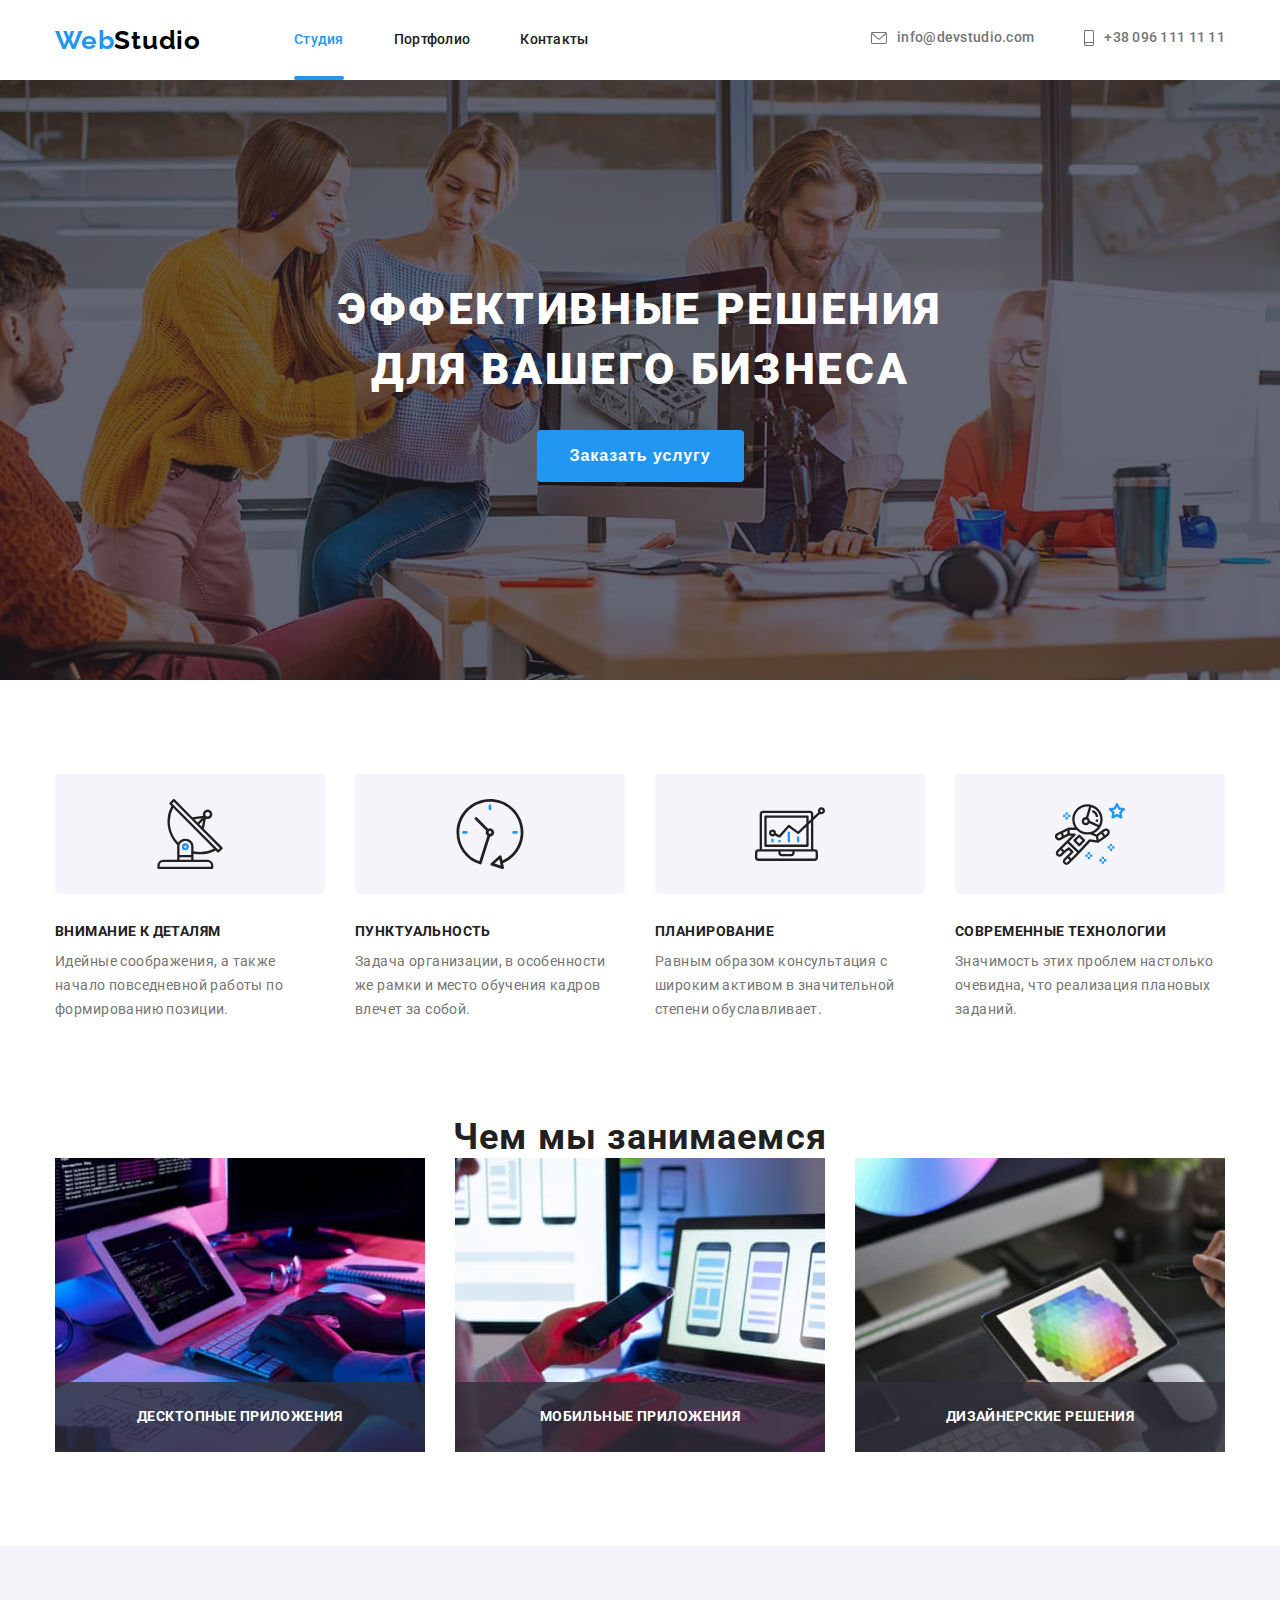
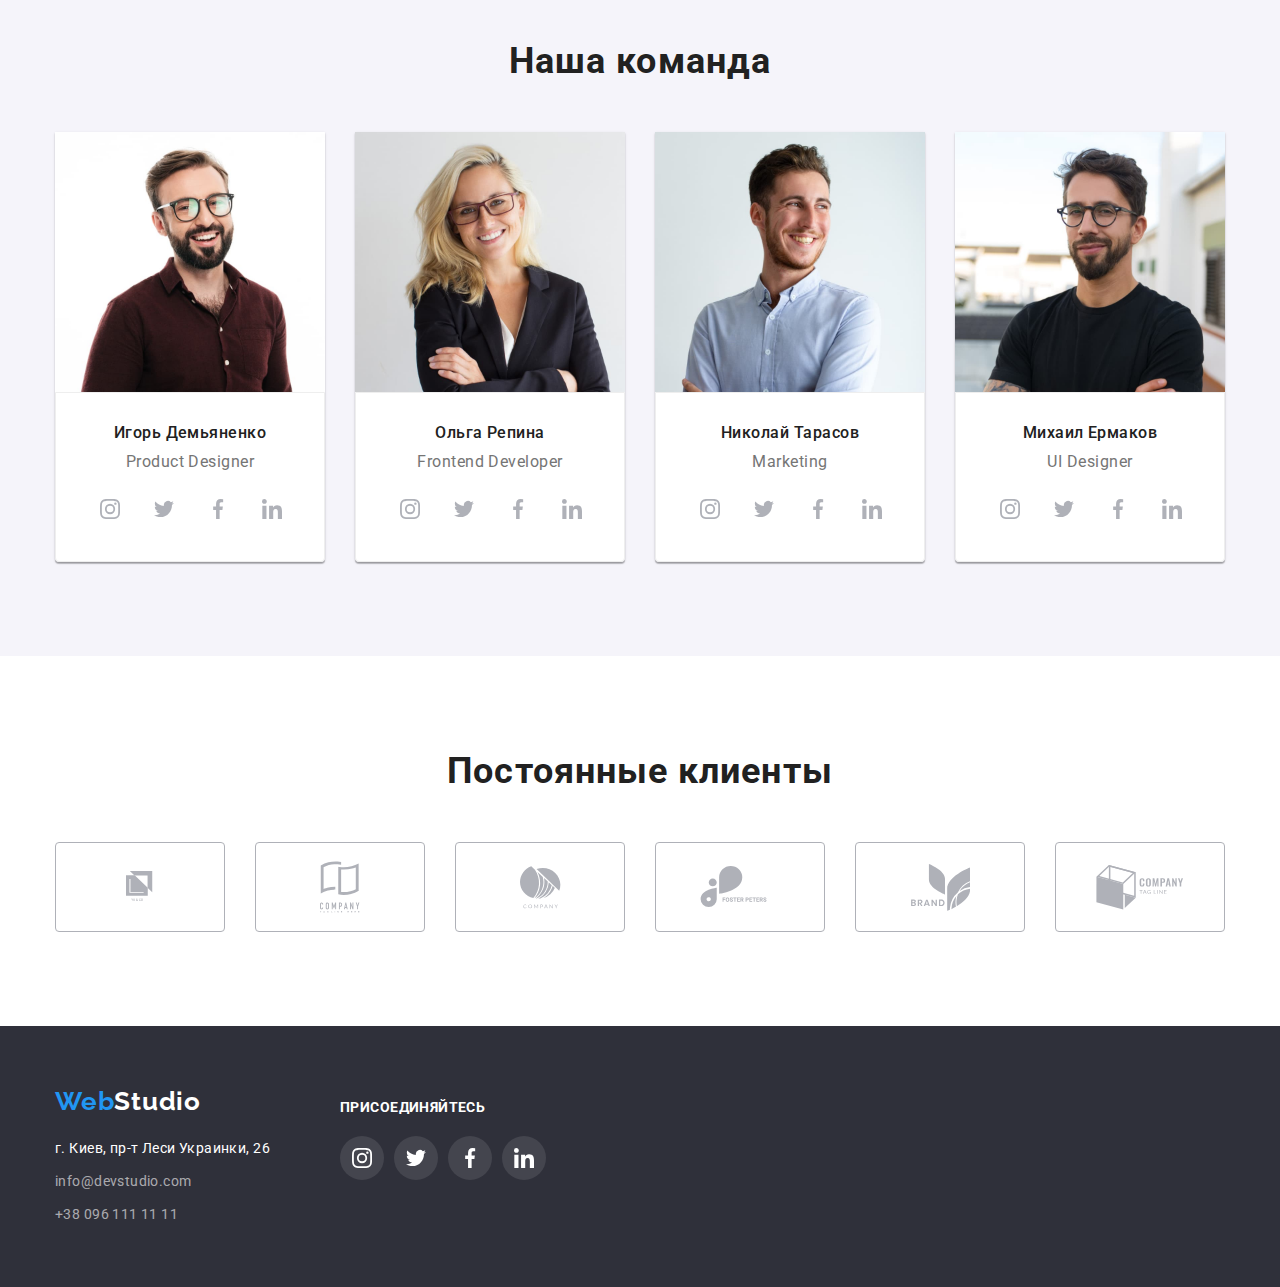
<file: index.html>
<!DOCTYPE html>
<html lang="ru">

<head>
  <meta charset="UTF-8">
  <meta name="viewport" content="width=device-width, initial-scale=1.0">
  <title>Web Studio (Version 2.0)</title>
  <link rel="stylesheet" href=" https://cdnjs.com/libraries/modern-normalize">
  <link rel="preconnect" href="https://fonts.gstatic.com">
  <link href="https://fonts.googleapis.com/css2?family=Raleway:wght@700&family=Roboto:wght@400;500;700;900&display=swap"
    rel="stylesheet">
  <link rel="stylesheet" href="./css/styles.css">

</head>

<body>

  <header>
    <section class="header">
      <div class="container all-nav">
        <nav class="main-nav">
          <a href="#" class="logo"><span class="accent">Web</span>Studio</a>
          <ul class="site-nav list">
            <li class="item"><a class="nav-link current" href="#">Студия</a></li>
            <li class="item"><a class="nav-link" href="./portfolio.html">Портфолио</a></li>
            <li class="item"><a class="nav-link" href="#">Контакты</a></li>
          </ul>
        </nav>
        <div class="contacts-info">
          <ul class="contacts list">
            <li class="item"><a class="link" href="mailto:info@devstudio.com"><svg class="icon-envelope" width="16"
                  height="12">
                  <use href="./image/sprite.svg#envelope"></use>
                </svg>info@devstudio.com</a></li>
            <li class="item"><a class="link" href="tel:380961111111"><svg class="icon-smartphone" width="10"
                  height="16">
                  <use href="./image/sprite.svg#smartphone"></use>
                </svg>+38 096 111 11 11</a></li>
          </ul>
        </div>
      </div>
    </section>
  </header>
  <main>
    <!--секция Герой-->
    <div class="overlay">
      <section class="hero">
        <div class="container hero-container">
          <h1 class="hero-title">Эффективные решения для вашего бизнеса</h1>
          <button class="button hero-button" data-modal-open type="button">Заказать услугу</button>
        </div>
      </section>
    </div>

    <!--Здесь заголовок должен быть скрыт-->
    <section class="section features-section">
      <div class="container">
        <h2 class="section-title visually-hidden">Особенности</h2>
        <ul class="features list">
          <li class="item">
            <div class="picture">
              <svg class="icon">
                <use href="./image/sprite.svg#antenna"></use>
              </svg>
            </div>
            <h3 class="title">Внимание к деталям</h3>
            <p class="text">Идейные соображения, а также начало повседневной работы по формированию позиции.</p>
          </li>
          <li class="item">
            <div class="picture">
              <svg class="icon">
                <use href="./image/sprite.svg#clock"></use>
              </svg>
            </div>
            <h3 class="title">Пунктуальность</h3>
            <p class="text">Задача организации, в особенности же рамки и место обучения кадров влечет за собой.</p>
          </li>
          <li class="item">
            <div class="picture">
              <svg class="icon">
                <use href="./image/sprite.svg#diagram"></use>
              </svg>
            </div>
            <h3 class="title">Планирование</h3>
            <p class="text">Равным образом консультация с широким активом в значительной степени обуславливает.</p>
          </li>
          <li class="item">
            <div class="picture">
              <svg class="icon">
                <use href="./image/sprite.svg#astronaut"></use>
              </svg>
            </div>
            <h3 class="title">Современные технологии</h3>
            <p class="text">Значимость этих проблем настолько очевидна, что реализация плановых заданий.</p>
          </li>
        </ul>
      </div>
    </section>

    <!--секция 3-->
    <section class="section description-section">
      <div class="container">
        <h2 class="section-title title">Чем мы занимаемся</h2>
        <ul class="description list">
          <li class="item"><img src="./image/img.jpg" alt="набор текста" width="370" height="294">
            <h3 class="description-title">Десктопные приложения</h3>
          </li>
          <li class="item"><img src="./image/img(1).jpg" alt="работа над макетом" width="370" height="294">
            <h3 class="description-title">Мобильные приложения</h3>
          </li>
          <li class="item"><img src="./image/img(2).jpg" alt="работа с цветом" width="370" height="294">
            <h3 class="description-title">Дизайнерские решения</h3>
          </li>
        </ul>
      </div>

    </section>

    <!--секция 4-->
    <section class="section team-section">
      <div class="container">
        <h2 class="section-title team-title">Наша команда</h2>
        <ul class="team list">
          <li class="item"><img class="card" src="./image/foto1.jpg" alt="дизайнер проекта" width="270" height="260">
            <div class="card-content">
              <h3 class="title">Игорь Демьяненко</h3>
              <p lang="en" class="text">Product Designer</p>
              <ul class="team-social list">
                <li class="team-item">
                  <a class="social-link" href="">
                    <svg class="icon">
                      <use href="./image/sprite.svg#instagram"></use>
                    </svg>
                  </a>
                </li>
                <li class="team-item"><a class="social-link" href="">
                    <svg class="icon">
                      <use href="./image/sprite.svg#twitter"></use>
                    </svg>
                  </a></li>
                <li class="team-item"><a class="social-link" href="">
                    <svg class="icon">
                      <use href="./image/sprite.svg#facebook"></use>
                    </svg>
                  </a></li>
                <li class="team-item"><a class="social-link" href="">
                    <svg class="icon">
                      <use href="./image/sprite.svg#linkedin"></use>
                    </svg>
                  </a></li>
              </ul>
            </div>
          </li>
          <li class="item"><img class="card" src="./image/foto2.jpg" alt="разработчик" width="270" height="260">
            <div class="card-content">
              <h3 class="title">Ольга Репина</h3>
              <p lang="en" class="text">Frontend Developer</p>
              <ul class="team-social list">
                <li class="team-item">
                  <a class="social-link" href="">
                    <svg class="icon">
                      <use href="./image/sprite.svg#instagram"></use>
                    </svg>
                  </a>
                </li>
                <li class="team-item"><a class="social-link" href="">
                    <svg class="icon">
                      <use href="./image/sprite.svg#twitter"></use>
                    </svg>
                  </a></li>
                <li class="team-item"><a class="social-link" href="">
                    <svg class="icon">
                      <use href="./image/sprite.svg#facebook"></use>
                    </svg>
                  </a></li>
                <li class="team-item"><a class="social-link" href="">
                    <svg class="icon">
                      <use href="./image/sprite.svg#linkedin"></use>
                    </svg>
                  </a></li>
              </ul>
            </div>
          </li>
          <li class="item"><img class="card" src="./image/foto3.jpg" alt="маркетолог" width="270" height="260">
            <div class="card-content">
              <h3 class="title">Николай Тарасов</h3>
              <p lang="en" class="text">Marketing</p>
              <ul class="team-social list">
                <li class="team-item">
                  <a class="social-link" href="">
                    <svg class="icon">
                      <use href="./image/sprite.svg#instagram"></use>
                    </svg>
                  </a>
                </li>
                <li class="team-item"><a class="social-link" href="">
                    <svg class="icon">
                      <use href="./image/sprite.svg#twitter"></use>
                    </svg>
                  </a></li>
                <li class="team-item"><a class="social-link" href="">
                    <svg class="icon">
                      <use href="./image/sprite.svg#facebook"></use>
                    </svg>
                  </a></li>
                <li class="team-item"><a class="social-link" href="">
                    <svg class="icon">
                      <use href="./image/sprite.svg#linkedin"></use>
                    </svg>
                  </a></li>
              </ul>
            </div>
          </li>
          <li class="item"><img class="card" src="./image/foto4.jpg" alt="дизайнер" width="270" height="260">
            <div class="card-content">
              <h3 class="title">Михаил Ермаков</h3>
              <p lang="en" class="text">UI Designer</p>
              <ul class="team-social list">
                <li class="team-item">
                  <a class="social-link" href="">
                    <svg class="icon">
                      <use href="./image/sprite.svg#instagram"></use>
                    </svg>
                  </a>
                </li>
                <li class="team-item"><a class="social-link" href="">
                    <svg class="icon">
                      <use href="./image/sprite.svg#twitter"></use>
                    </svg>
                  </a></li>
                <li class="team-item"><a class="social-link" href="">
                    <svg class="icon">
                      <use href="./image/sprite.svg#facebook"></use>
                    </svg>
                  </a></li>
                <li class="team-item"><a class="social-link" href="">
                    <svg class="icon">
                      <use href="./image/sprite.svg#linkedin"></use>
                    </svg>
                  </a></li>
              </ul>
            </div>
          </li>
        </ul>
      </div>
    </section>

    <!-- Секция Постоянные клиенты -->

    <section class="all-clients">
      <div class="container clients-container">
        <h2 class="section-title">Постоянные клиенты</h2>
        <ul class="clients list thumb">
            <li class="clients-logo"><a class="link-client" href="#">
                <svg class="icon icon-logo-1" width="29" height="32">
                  <use href="./image/sprite.svg#logo-1"></use>
                </svg>
              </a>
            </li>
            <li class="clients-logo">
              <a class="link-client" href="#">
                <svg class="icon icon-logo-2" width="40" height="52">
                  <use href="./image/sprite.svg#logo-2"></use>
                </svg>
              </a>
            </li>
            <li class="clients-logo">
              <a class="link-client" href="#">
                <svg class="icon icon-logo-3" width="41" height="43">
                  <use href="./image/sprite.svg#logo-3"></use>
                </svg>
              </a>
            </li>
            <li class="clients-logo">
              <a class="link-client" href="#">
                <svg class="icon icon-logo-4" width="80" height="42">
                  <use href="./image/sprite.svg#logo-4"></use>
                </svg>
              </a>
            </li>
            <li class="clients-logo">
              <a class="link-client" href="#">
                <svg class="icon icon-logo-5" width="59" height="47">
                  <use href="./image/sprite.svg#logo-5"></use>
                </svg>
              </a>
            </li>
            <li class="clients-logo">
              <a class="link-client" href="#">
                <svg class="icon icon-logo-6" width="88" height="45">
                  <use href="./image/sprite.svg#logo-6"></use>
                </svg>
              </a>
            </li>

        </ul>
      </div>
    </section>
  </main>

  <!--подвал-нижняя часть-->
  <footer>
    <section class="footer">
      <div class="container footer-container">
        <div class="all-contacts">
          <div class="logo-link">
            <a class="logo-footer" href="#"><span class="accent">Web</span>Studio</a>
          </div>
          <address class="location">
            г. Киев, пр-т Леси Украинки, 26
          </address>
          <ul class="contacts-footer list">
            <li class="item"><a class="link" href="mailto:info@devstudio.com">info@devstudio.com</a></li>
            <li class="item"><a class="link" href="tel:380961111111">+38 096 111 11 11</a></li>
          </ul>
        </div>
        <div class="all-followers">
          <p class="text">присоединяйтесь</p>
          <div class="followers">
            <ul class="followers-list list">
              <li class="item">
                <a class="follow-us" href="#">
                  <svg class="icon">
                    <use href="./image/sprite.svg#instagram"></use>
                  </svg>
                </a>
              </li>
              <li class="item">
                <a class="follow-us" href="#">
                  <svg class="icon">
                    <use href="./image/sprite.svg#twitter"></use>
                  </svg>
                </a>
              </li>
              <li class="item">
                <a class="follow-us" href="#">
                  <svg class="icon">
                    <use href="./image/sprite.svg#facebook"></use>
                  </svg>
                </a>
              </li>
              <li class="item">
                <a class="follow-us" href="#">
                  <svg class="icon">
                    <use href="./image/sprite.svg#linkedin"></use>
                  </svg>
                </a>
              </li>
            </ul>
          </div>
        </div>
      </div>
    </section>
  </footer>
  <div data-modal class="backdrop is-hidden">
    <div class="modal">
      <button class="modal-button" data-modal-close type="button">
        <svg>
          <use href="./image/sprite.svg#close"></use>
        </svg>
      </button>
    </div>
  </div>
  <script src="./js/modal.js"></script>


</body>

</html>
</file>
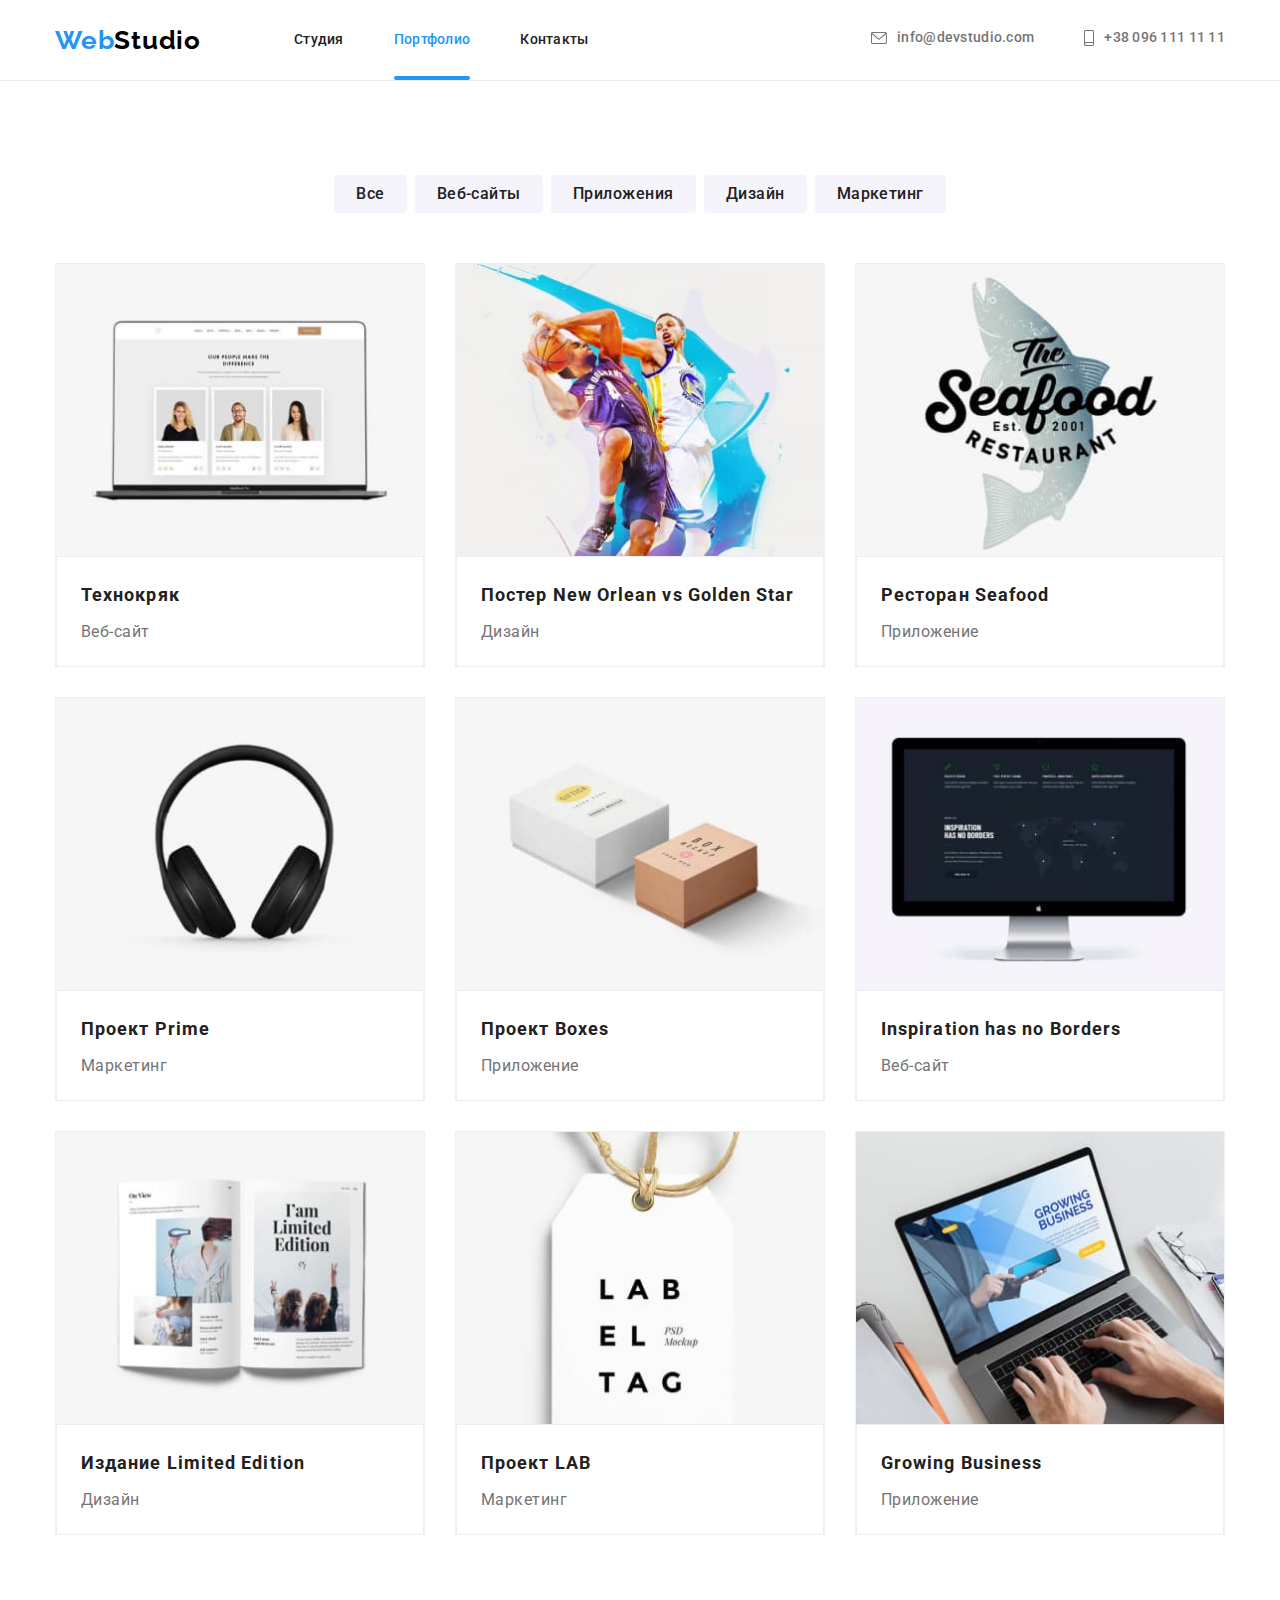
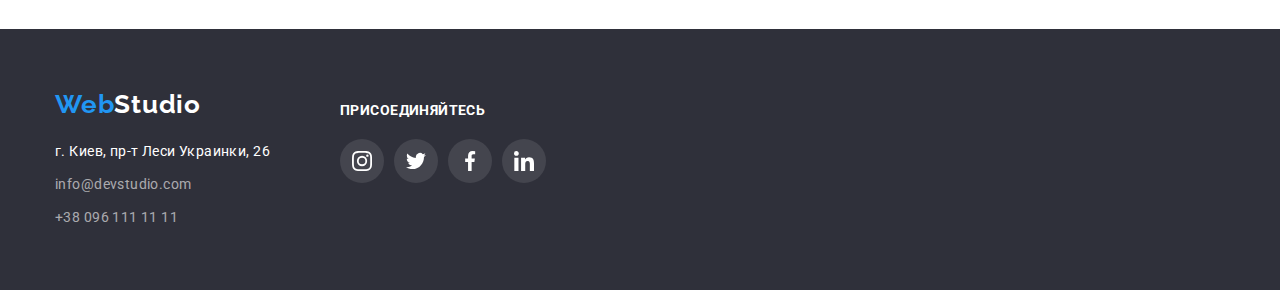
<file: portfolio.html>
<!DOCTYPE html>
<html lang="ru">

<head>
  <meta charset="UTF-8" />
  <meta name="viewport" content="width=device-width, initial-scale=1.0" />
  <title>Web Studio (Version 2.0)</title>
  <link rel="stylesheet" href=" https://cdnjs.com/libraries/modern-normalize" />
  <link rel="preconnect" href="https://fonts.gstatic.com" />
  <link href="https://fonts.googleapis.com/css2?family=Raleway:wght@700&family=Roboto:wght@400;500;700;900&display=swap"
    rel="stylesheet" />
  <link rel="stylesheet" href="./css/styles.css" />
</head>

<body>
  <header>
    <section class="portfolio">
      <div class="container all-nav">
        <nav class="main-nav">
          <a href="#" class="logo"><span class="accent">Web</span>Studio</a>
          <ul class="site-nav list">
            <li class="item"><a class="nav-link" href="./index.html">Студия</a></li>
            <li class="item"><a class="nav-link current" href="./portfolio.html">Портфолио</a></li>
            <li class="item"><a class="nav-link" href="#">Контакты</a></li>
          </ul>
        </nav>
        <div class="contacts-info">
          <ul class="contacts list">
            <li class="item"><a class="link" href="mailto:info@devstudio.com"><svg class="icon-envelope" width="16"
                  height="12">
                  <use href="./image/sprite.svg#envelope"></use>
                </svg>info@devstudio.com</a></li>
            <li class="item"><a class="link" href="tel:380961111111"><svg class="icon-smartphone" width="10" height="16">
                  <use href="./image/sprite.svg#smartphone"></use>
                </svg>+38 096 111 11 11</a></li>
          </ul>
        </div>
      </div>
    </section>
  </header>
  <main>
    <section class="section flex-section">
      <div class="container all-flex">
        <h1 class="title visually-hidden">Портфолио</h1>
        <ul class="buttons list">
          <li class="item"><button class="button-radio">Все</button></li>
          <li class="item"><button class="button-radio">Веб-сайты</button></li>
          <li class="item"><button class="button-radio">Приложения</button></li>
          <li class="item"><button class="button-radio">Дизайн</button></li>
          <li class="item"><button class="button-radio">Маркетинг</button></li>

        </ul>
        <ul class="flex-container list">
          <li class="flex-element">
            <a class="flex-link" href="">
              <div class="flex-card">
                <img class="flex-image" src="./image/img(3).jpg" alt="ноутбук с фото" />
                <div class="image-overlay">
                  <p class="text">
                    Технокряк это современная площадка распространения
                    коронавируса. Компании используют эту платформу для
                    цифрового шпионажа и атак на защищённые сервера
                    конкурентов.
                  </p>
                </div>
              </div>
              <div class="border">
                <h2 class="title-second">Технокряк</h2>
                <p class="text-second">Веб-сайт</p>
              </div>
            </a>
          </li>
          <li class="flex-element">
            <a class="flex-link" href="">
              <div class="flex-card">
                <img class="flex-image" src="./image/img(4).jpg" alt="спортсмены" />
                <div class="image-overlay">
                  <p class="text">
                    Технокряк это современная площадка распространения
                    коронавируса. Компании используют эту платформу для
                    цифрового шпионажа и атак на защищённые сервера
                    конкурентов.
                  </p>
                </div>
              </div>
              <div class="border">
                <h2 class="title-second">Постер New Orlean vs Golden Star</h2>
                <p class="text-second">Дизайн</p>
              </div>
            </a>
          </li>
          <li class="flex-element">
            <a class="flex-link" href="">
              <div class="flex-card">
                <img class="flex-image" src="./image/img(5).jpg" alt="логотип ресторана" />
                <div class="image-overlay">
                  <p class="text">
                    Технокряк это современная площадка распространения
                    коронавируса. Компании используют эту платформу для
                    цифрового шпионажа и атак на защищённые сервера
                    конкурентов.
                  </p>
                </div>
              </div>
              <div class="border">
                <h2 class="title-second">Ресторан Seafood</h2>
                <p class="text-second">Приложение</p>
              </div>
            </a>
          </li>
          <li class="flex-element">
            <a class="flex-link" href="">
              <div class="flex-card">
                <img class="flex-image" src="./image/img(6).jpg" alt="наушники" />
                <div class="image-overlay">
                  <p class="text">
                    Технокряк это современная площадка распространения
                    коронавируса. Компании используют эту платформу для
                    цифрового шпионажа и атак на защищённые сервера
                    конкурентов.
                  </p>
                </div>
              </div>
              <div class="border">
                <h2 class="title-second">Проект Prime</h2>
                <p class="text-second">Маркетинг</p>
              </div>
            </a>
          </li>
          <li class="flex-element">
            <a class="flex-link" href="">
              <div class="flex-card">
                <img class="flex-image" src="./image/img(7).jpg" alt="коробки" />
                <div class="image-overlay">
                  <p class="text">
                    Технокряк это современная площадка распространения
                    коронавируса. Компании используют эту платформу для
                    цифрового шпионажа и атак на защищённые сервера
                    конкурентов.
                  </p>
                </div>
              </div>
              <div class="border">
                <h2 class="title-second">Проект Boxes</h2>
                <p class="text-second">Приложение</p>
              </div>
            </a>
          </li>
          <li class="flex-element">
            <a class="flex-link" href="">
              <div class="flex-card">
                <img class="flex-image" src="./image/img(8).jpg" alt="монитор" />
                <div class="image-overlay">
                  <p class="text">
                    Технокряк это современная площадка распространения
                    коронавируса. Компании используют эту платформу для
                    цифрового шпионажа и атак на защищённые сервера
                    конкурентов.
                  </p>
                </div>
              </div>
              <div class="border">
                <h2 class="title-second">Inspiration has no Borders</h2>
                <p class="text-second">Веб-сайт</p>
              </div>
            </a>
          </li>
          <li class="flex-element">
            <a class="flex-link" href="">
              <div class="flex-card">
                <img class="flex-image" src="./image/img(9).jpg" alt="открытая книга" />
                <div class="image-overlay">
                  <p class="text">
                    Технокряк это современная площадка распространения
                    коронавируса. Компании используют эту платформу для
                    цифрового шпионажа и атак на защищённые сервера
                    конкурентов.
                  </p>
                </div>
              </div>
              <div class="border">
                <h2 class="title-second">Издание Limited Edition</h2>
                <p class="text-second">Дизайн</p>
              </div>
            </a>
          </li>
          <li class="flex-element">
            <a class="flex-link" href="">
              <div class="flex-card">
                <img class="flex-image" src="./image/img(10).jpg" alt="ярлык" />
                <div class="image-overlay">
                  <p class="text">
                    Технокряк это современная площадка распространения
                    коронавируса. Компании используют эту платформу для
                    цифрового шпионажа и атак на защищённые сервера
                    конкурентов.
                  </p>
                </div>
              </div>
              <div class="border">
                <h2 class="title-second">Проект LAB</h2>
                <p class="text-second">Маркетинг</p>
              </div>
            </a>
          </li>
          <li class="flex-element">
            <a class="flex-link" href="">
              <div class="flex-card">
                <img class="flex-image" src="./image/img(11).jpg" alt="ноутбук с фото" />
                <div class="image-overlay">
                  <p class="text">
                    Технокряк это современная площадка распространения
                    коронавируса. Компании используют эту платформу для
                    цифрового шпионажа и атак на защищённые сервера
                    конкурентов.
                  </p>
                </div>
              </div>
              <div class="border">
                <h2 class="title-second">Growing Business</h2>
                <p class="text-second">Приложение</p>
              </div>
            </a>
          </li>
        </ul>
      </div>
    </section>
  </main>

  <!--подвал-нижняя часть-->
  <footer>
    <section class="footer">
      <div class="container footer-container">
        <div class="all-contacts">
          <div class="logo-link">
            <a class="logo-footer" href="#"><span class="accent">Web</span>Studio</a>
          </div>
          <address class="location">
            г. Киев, пр-т Леси Украинки, 26
          </address>
          <ul class="contacts-footer list">
            <li class="item"><a class="link" href="mailto:info@devstudio.com">info@devstudio.com</a></li>
            <li class="item"><a class="link" href="tel:380961111111">+38 096 111 11 11</a></li>
          </ul>
        </div>
        <div class="all-followers">
          <p class="text">присоединяйтесь</p>
          <div class="followers">
            <ul class="followers-list list">
              <li class="item">
                <a class="follow-us" href="#">
                  <svg class="icon">
                    <use href="./image/sprite.svg#instagram"></use>
                  </svg>
                </a>
              </li>
              <li class="item">
                <a class="follow-us" href="#">
                  <svg class="icon">
                    <use href="./image/sprite.svg#twitter"></use>
                  </svg>
                </a>
              </li>
              <li class="item">
                <a class="follow-us" href="#">
                  <svg class="icon">
                    <use href="./image/sprite.svg#facebook"></use>
                  </svg>
                </a>
              </li>
              <li class="item">
                <a class="follow-us" href="#">
                  <svg class="icon">
                    <use href="./image/sprite.svg#linkedin"></use>
                  </svg>
                </a>
              </li>
            </ul>
          </div>
        </div>
      </div>
    </section>
  </footer>
</body>

</html>
</file>
<file: css/styles.css>
:root {
  --primary-text-color: #757575;
  --title-text-color: #212121;
  --accent-color: #2196f3;
  --primary-white-color: #ffffff;
  --icon-color: #afb1b8;
  --logo-color: #000000;
  --secondary-background: #f5f4fa;
  --border-color-card: #eeeeee;
  --footer-background: #2f303a;
  --animation-duration: 250ms;
  --animation-type: cubic-bezier(0.4, 0, 0.2, 1);
}

html {
  box-sizing: border-box;
}

*,
*::before,
*::after {
  box-sizing: inherit;
}

body {
  margin: 0;
  color: var(--primary-text-color);
  background-color: var(--primary-background-color);
  font-family: roboto, sans-serif;
}

img {
  display: block;
  width: 100%;
  height: auto;
}

/* утилита list для сброса маркеров в списках */
.list {
  list-style: none;
  padding: 0;
  margin: 0;
}

h1,
h2,
h3,
h4,
h5 {
  margin-top: 0;
  margin-bottom: 0;
}

.center {
  text-align: center;
}

.all-nav {
  display: flex;
  justify-content: space-between;
  align-items: center;
  height: 80px;
}

.main-nav {
  display: flex;
  align-items: center;
}

.site-nav {
  display: flex;
}

.nav-link {
  position: relative;
  display: block;
  padding-top: 32px;
  padding-bottom: 32px;
  transition: color var(--animation-duration) var(--animation-type);
}

.nav-link::after {
  position: absolute;
  content: "";
  display: block;
  width: 100%;
  height: 4px;
  border-radius: 2px;
  bottom: 0;
  left: 0;

  background-color: var(--accent-color);
  opacity: 0;
  transition: opacity var(--animation-duration) var(--animation-type);
}

.current.nav-link::after,
.nav-link:hover::after,
.nav-link:focus::after {
  opacity: 1;
}

.site-nav .item + .item {
  margin-left: 50px;
}

.contacts {
  display: flex;
  margin-left: auto 0;
}

.contacts .item + .item {
  margin-left: 50px;
}

/* оформление логотипа */
.logo {
  margin-right: 93px;
  color: var(--logo-color);

  text-decoration: none;
  font-family: raleway;
  font-weight: 700;
  font-size: 26px;
  line-height: 1.19;
  letter-spacing: 0.03em;
}

.accent {
  color: var(--accent-color);
}
/* Шапка сайта, меню навигации */

.site-nav,
.contacts {
  font-weight: 500;
  font-size: 14px;
  line-height: 1.14;
  letter-spacing: 0.02em;
}

.site-nav .nav-link {
  color: var(--title-text-color);
  text-decoration: none;
}

.site-nav .nav-link:hover,
.site-nav .nav-link:focus {
  color: var(--accent-color);
}

.site-nav .nav-link.current {
  color: var(--accent-color);
}

.contacts .link {
  color: var(--primary-text-color);
  text-decoration: none;
  list-style: none;
  transition: color var(--animation-duration) var(--animation-type);
}

.contacts .link:hover,
.contacts .link:focus {
  color: var(--accent-color);
}

.link {
  display: inline-flex;
  align-items: center;
}

.icon-envelope {
  margin-right: 10px;
  fill: currentColor;
}

.icon-smartphone {
  margin-right: 10px;
  fill: currentColor;
}

/* Секция герой*/
.hero {
  padding-top: 200px;
  padding-bottom: 200px;

  text-align: center;
}

.container > .hero-title {
  width: 696px;
  margin: 0 auto;
  margin-bottom: 30px;
}

.overlay {
  max-width: 1600px;
  height: 600px;
  margin-left: auto;
  margin-right: auto;
  background-color: #2f303a;
  background-image: linear-gradient(
      to right,
      rgba(47, 48, 58, 0.4),
      rgba(47, 48, 58, 0.4)
    ),
    url("../image/hero-img.jpg");
  background-repeat: no-repeat;
  background-size: cover;
  background-position: center;
}

.hero-title {
  color: var(--primary-white-color);

  font-weight: 900;
  font-size: 44px;
  line-height: 1.36;
  text-align: center;
  letter-spacing: 0.06em;
  text-transform: uppercase;
}

.hero-button {
  display: inline-block;
  border: 1px solid transparent;
  min-width: 200px;
  border-radius: 4px;
  padding: 10px 32px;
  cursor: pointer;

  background-color: var(--accent-color);
  color: var(--primary-white-color);

  font-weight: 700;
  font-size: 16px;
  line-height: 1.87;
  letter-spacing: 0.06em;
}

/* Секция features, заголовок скрыт */
.features-section {
  padding: 94px 0;
}

.container {
  margin: 0 auto;
  width: 1200px;
  padding: 0 15px;
}

.features {
  display: flex;
  padding: 0;
  margin: 0;
}

.picture {
  display: flex;
  justify-content: center;
  align-items: center;
  background-color: var(--secondary-background);
  width: 100%;
  height: 120px;
  margin-bottom: 30px;
  border-radius: 4px;
}

.features .icon {
  height: 70px;
  width: 70px;

  fill: currentColor;
}

.features .item + .item {
  margin-left: 30px;
}

.features .title {
  margin-bottom: 10px;
}

.section-title {
  color: var(--title-text-color);

  font-weight: 700;
  font-size: 36px;
  line-height: 1.17;
  text-align: center;
  letter-spacing: 0.03em;
}

.visually-hidden {
  position: absolute;
  clip: rect(0 0 0 0);
  width: 1px;
  height: 1px;
  margin: -1px;
}

.features-section .container {
  display: flex;
}

.features .title {
  color: var(--title-text-color);

  font-weight: 700;
  font-size: 14px;
  line-height: 1.14;
  letter-spacing: 0.03em;
  text-transform: uppercase;
}

.features .text {
  width: 270px;
  margin-top: 0;
  margin-bottom: 0;
  font-weight: 400;
  font-size: 14px;
  line-height: 1.71;
  letter-spacing: 0.03em;
}

/* Секция-3 description */
.description-section {
  padding-bottom: 94px;
}

.description-title {
  margin-bottom: 50px;
}

.description {
  display: flex;
  margin-top: 0;
  margin-bottom: 0;
}

.description .item {
  position: relative;
}

.description-title {
  position: absolute;
  display: flex;
  bottom: 0;
  left: 0;
  width: 100%;
  height: 70px;
  margin: 0;
  font-weight: 700;
  font-size: 14px;
  line-height: 1.14;
  align-items: center;
  justify-content: center;
  letter-spacing: 0.03em;
  text-transform: uppercase;
  color: var(--primary-white-color);
  background-color: rgba(47, 48, 58, 0.8);
}

.description .item + .item {
  margin-left: 30px;
}

/* Секция-4 team */
.team-section {
  padding-top: 94px;
  padding-bottom: 94px;

  background-color: var(--secondary-background);
}
.team {
  display: flex;
}

.team-title {
  margin-bottom: 50px;
}

.card-content {
  padding: 30px 32px;
  background: var(--primary-white-color);
  border: 1px solid var(--border-color-card);
  border-bottom-right-radius: 4px;
  border-bottom-left-radius: 4px;
}

.team .item {
  width: 270px;
  margin-right: 30px;

  box-shadow: 0px 1px 3px rgba(0, 0, 0, 0.12), 0px 1px 1px rgba(0, 0, 0, 0.14),
    0px 2px 1px rgba(0, 0, 0, 0.2);
  border-radius: 0px 0px 4px 4px;
}

.team .item:nth-child(4n) {
  margin-right: 0;
}

.team .title {
  margin-bottom: 10px;

  color: var(--title-text-color);

  text-transform: capitalize;
  text-align: center;
  font-weight: 500;
  font-size: 16px;
  line-height: 1.19;
  letter-spacing: 0.03em;
  font-style: normal;
}

.team .text {
  margin-top: 0;
  margin-bottom: 16px;

  text-align: center;
  font-weight: 400;
  font-size: 16px;
  line-height: 1.19;
  letter-spacing: 0.03em;
}

.team-social {
  display: flex;
}

.team-social .social-link {
  display: inline-flex;
  align-items: center;
  justify-content: center;
  width: 44px;
  height: 44px;
  border-radius: 50%;

  color: var(--icon-color);
  fill: currentColor;

  transition: fill var(--animation-duration) var(--animation-type),
    background-color var(--animation-duration) var(--animation-type);
}

.team-social .social-link:hover,
.team-social .social-link:focus {
  color: var(--primary-white-color);
  border-radius: 50%;
  background-color: var(--accent-color);
}

.team-social .icon {
  height: 20px;
  width: 20px;

  fill: currentColor;
}

.team-social .team-item {
  display: inline-flex;
  align-items: center;
  justify-content: center;
  width: 44px;
  height: 44px;
  border-radius: 50%;
}

.team-social .team-item:not(:last-child) {
  margin-right: 10px;
}

/* Секция Постоянные клиенты */

.all-clients {
  padding-top: 94px;
  padding-bottom: 94px;
}

.clients {
  display: flex;
  padding: 0;
}

.clients-container .section-title {
  margin-bottom: 50px;
}

.thumb {
  display: flex;
  justify-content: center;
  align-items: center;
}

.clients-logo .link-client {
  color: var(--icon-color);
  fill: currentColor;
  transition: color var(--animation-duration) var(--animation-type),
    border var(--animation-duration) var(--animation-type);
}

.clients-logo .link-client:hover,
.clients-logo .link-client:focus {
  color: var(--accent-color);
  border-color: var(--accent-color);
}

.clients .icon {
  fill: currentColor;
}

.clients-logo {
  display: flex;
  padding: 0;
  width: 100%;
  height: 100%;
  margin-right: 30px;
}

.clients-logo:last-child {
  margin-right: 0;
}

.link-client {
  display: flex;
  width: 170px;
  height: 90px;
  align-items: center;
  justify-content: center;
  fill: currentColor;
  border: 1px solid #afb1b8;
  border-radius: 4px;
  box-sizing: border-box;
}

/* footer */
.footer {
  padding-top: 60px;
  padding-bottom: 60px;

  background-color: var(--footer-background);
}

.footer-container {
  display: flex;
}

.all-contacts {
  display: block;
  margin-right: 70px;
}

.logo-footer {
  color: var(--primary-white-color);
  text-decoration: none;
  font-family: raleway;
  font-weight: 700;
  font-size: 26px;
  line-height: 1.19;
  letter-spacing: 0.03em;
}

.logo-link {
  margin-bottom: 20px;
}

.location {
  margin-bottom: 9px;

  color: var(--primary-white-color);

  font-style: normal;
  font-weight: 400;
  font-size: 14px;
  line-height: 1.71;
  letter-spacing: 0.03em;
}

.contacts-footer .link {
  color: rgba(255, 255, 255, 0.6);

  text-decoration: none;
  font-weight: 400;
  font-size: 14px;
  line-height: 1.71;
  letter-spacing: 0.03em;
  transition: color var(--animation-duration) var(--animation-type);
}

.contacts-footer .link:hover,
.contacts-footer .link:focus {
  color: var(--accent-color);
}

.contacts-footer .item:not(:last-child) {
  margin-bottom: 9px;
}

.all-followers .text {
  color: var(--primary-white-color);
  font-style: normal;
  font-weight: 700;
  font-size: 14px;
  line-height: 1.14;
  letter-spacing: 0.03em;
  text-transform: uppercase;
  margin-bottom: 20px;
}

.followers-list {
  display: flex;
}

.followers-list .item {
  display: inline-flex;
  align-items: center;
  justify-content: center;
  width: 44px;
  height: 44px;
  fill: var(--primary-white-color);
}

.followers-list .item:not(:last-child) {
  margin-right: 10px;
}

.followers-list .follow-us {
  display: inline-flex;
  align-items: center;
  justify-content: center;
  width: 44px;
  height: 44px;

  background-color: rgba(255, 255, 255, 0.1);
  border-radius: 50%;

  transition: background-color var(--animation-duration) var(--animation-type);
}

.followers-list .follow-us:hover,
.followers-list .follow-us:focus {
  background-color: var(--accent-color);
  border-radius: 50%;
}

.followers-list .icon {
  width: 20px;
  height: 20px;
  fill: var(--primary-white-color);
}

/* css для портфолио */
.portfolio {
  border-bottom: 1px solid #ececec;
}

.flex-section {
  padding-top: 94px;
  padding-bottom: 94px;
}

.button-radio {
  padding: 6px 22px;
  cursor: pointer;

  background-color: var(--secondary-background);
  color: var(--title-text-color);

  font-family: inherit;
  font-weight: 500;
  font-size: 16px;
  line-height: 1.62;
  text-align: center;
  border-radius: 4px;
  border: 1px transparent;
  letter-spacing: 0.03em;

  transition: color var(--animation-duration) var(--animation-type),
    background-color var(--animation-duration) var(--animation-type);
}

.buttons {
  display: flex;
  justify-content: center;
  margin-bottom: 50px;
}

.buttons .item + .item {
  margin-left: 8px;
}

.button-radio:hover,
.button-radio:focus {
  background-color: var(--accent-color);
  color: var(--primary-white-color);
  box-shadow: 0px 2px 2px 0px rgba(0, 0, 0, 0.12),
    0px 1px 2px 0px rgba(0, 0, 0, 0.08), 0px 3px 1px 0px rgba(0, 0, 0, 0.1);
}

.flex-container {
  display: flex;
  flex-wrap: wrap;
}

.flex-element {
  display: block;
  width: 370px;
  margin-right: 30px;
  margin-bottom: 30px;
}

.flex-element:nth-child(3n) {
  margin-right: 0;
}

.flex-element:nth-last-child(-n + 3) {
  margin-bottom: 0;
}

.flex-card {
  position: relative;
  overflow: hidden;
}

.image-overlay {
  position: absolute;
  left: 0;
  bottom: 0;
  width: 100%;
  height: 100%;
  background-color: var(--accent-color);
  opacity: 0.9;
  transform: translateX(0) translateY(100%);
  padding-top: 63px;
  padding-right: 23px;
  padding-left: 23px;
  padding-bottom: 63px;
  transition: transform var(--animation-duration) var(--animation-type);
}

.flex-link:hover .image-overlay,
.flex-link:focus .image-overlay {
  transform: translateX(0) translateY(0);
}

.image-overlay .text {
  font-weight: 400;
  font-size: 18px;
  line-height: 1.56;

  letter-spacing: 0.03em;

  color: var(--primary-white-color);
  margin: 0;
}

.flex-image {
  display: block;
}

.flex-link {
  display: block;
  text-decoration: none;
  height: 404px;
  width: 370px;
  border: 1px solid var(--border-color-card);
  overflow: hidden;
  cursor: pointer;

  color: var(--primary-text-color);
}

.flex-link:hover,
.flex-link:focus {
  box-shadow: 0px 1px 1px rgba(0, 0, 0, 0.12), 0px 4px 4px rgba(0, 0, 0, 0.06),
    1px 4px 6px rgba(0, 0, 0, 0.16);
}

.border {
  padding: 20px 24px;
  background: var(--primary-white-color);
  border: 1px solid #eeeeee;
}

.title-second {
  color: var(--title-text-color);

  font-weight: 700;
  font-size: 18px;
  line-height: 2;
  letter-spacing: 0.06em;
  margin-bottom: 4px;
}

.text-second {
  margin-top: 0;
  margin-bottom: 0;

  font-weight: 400;
  font-size: 16px;
  line-height: 1.87;
  letter-spacing: 0.03em;
}

.backdrop {
  position: fixed;
  top: 0;
  left: 0;
  bottom: 0;
  right: 0;
  width: 100%;
  height: 100%;
  background-color: rgba(0, 0, 0, 0.1);
}

.modal {
  position: absolute;
  width: 528px;
  height: 521px;
  left: 50%;
  top: 50%;
  transform: translate(-50%, -50%);
  background-color: #ffffff;
  padding: 8px 8px;
}

.is-hidden {
  opacity: 0;
  pointer-events: none;
}
.modal-button {
  display: flex;
  align-items: center;
  justify-content: center;
  outline: none;
  width: 30px;
  height: 30px;
  padding: 0;
  border: 1px solid rgba(0, 0, 0, 0.1);
  background-color: white;
  border-radius: 50%;
  margin-left: auto;
  cursor: pointer;
}

.modal-button:hover,
.modal-button:focus {
  fill: var(--accent-color);
}
</file>
